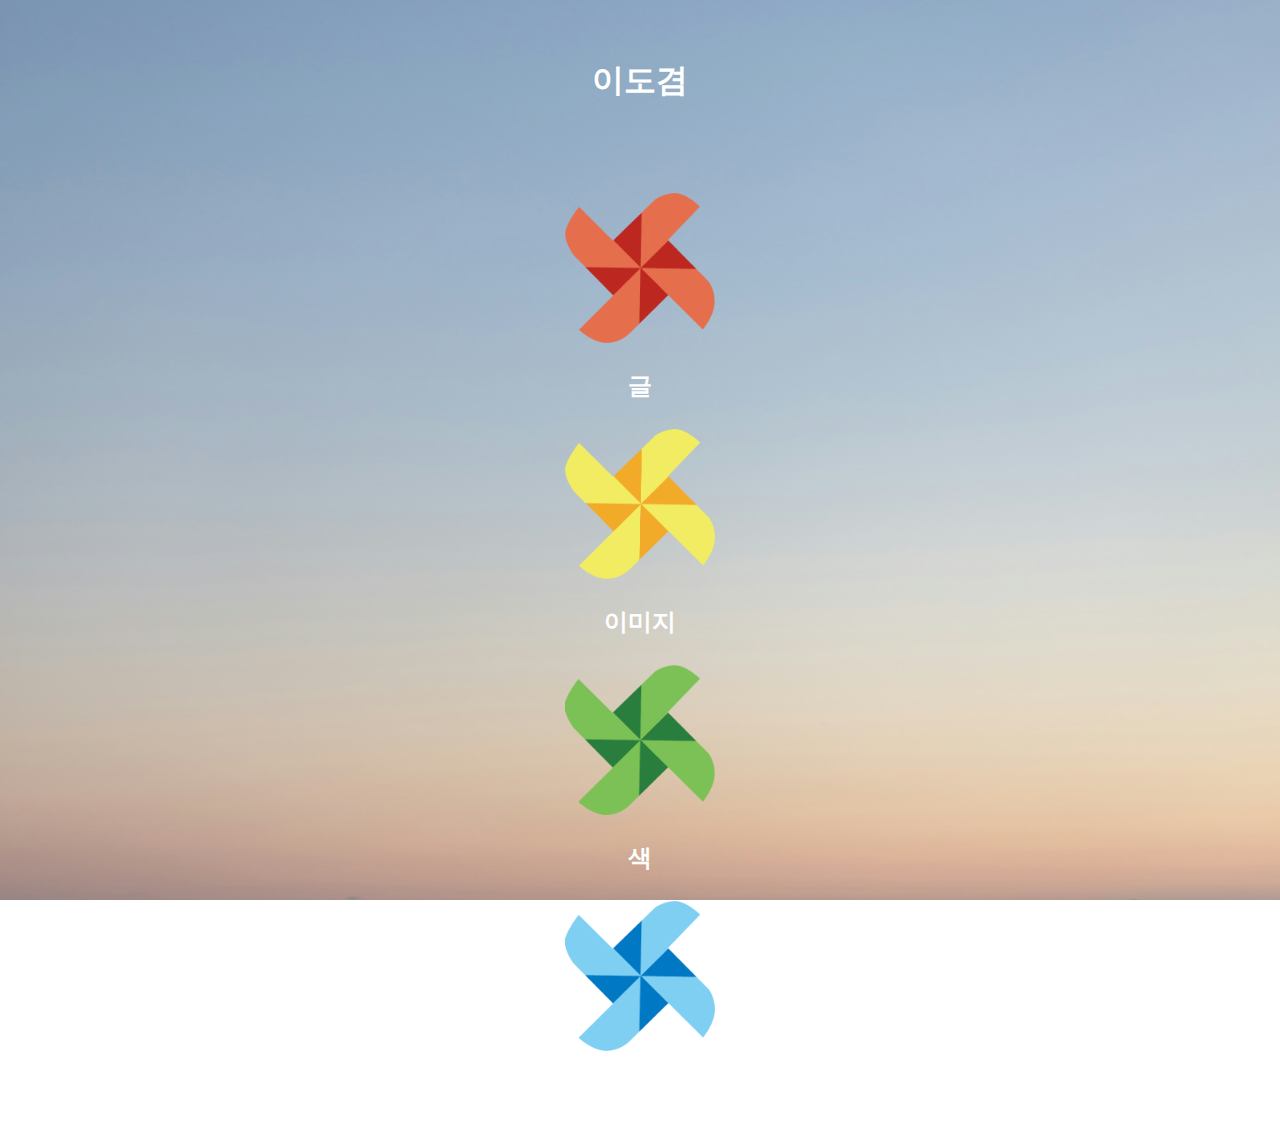
<file: index.html>
<!DOCTYPE html>
<html lang="ko">
	<head>
		<title>이도겸</title>
		<meta charset="UTF-8">
		<meta name="viewport" content="width=device-width, initial-scale=1.0">
		<meta name="keywords" content="배경 이미지">
		<meta name="description" content="배경 이미지를 연습하는 웹사이트입니다.">
		<link rel="stylesheet" href="style.css">
	</head>
	<body>
		<h1>이도겸</h1>
		<ul>
			<li>
				<a href="text.html"><img src="img/a1.png"></a>
				<h2>글</h2>
			</li>
			<li>
				<a href="image.html"><img src="img/b1.png"></a>
				<h2>이미지</h2>
			</li>
			<li>
				<a href="color.html"><img src="img/c1.png"></a>
				<h2>색</h2>
			</li>
			<li>
				<a href="form.html"><img src="img/d1.png"></a>
				<h2>형태</h2>
			</li>
		</ul>
	</body>
</html>
</file>
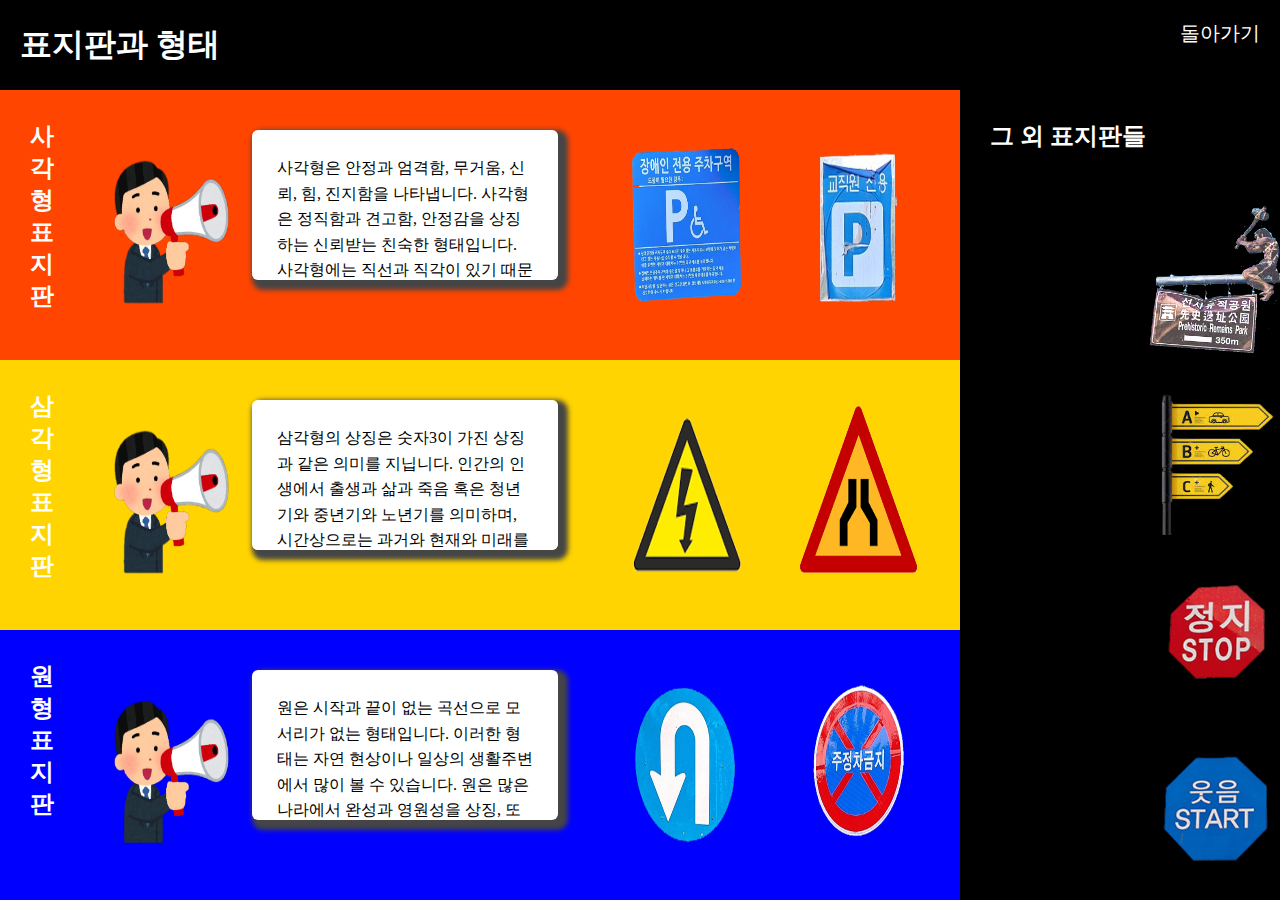
<file: form.html>
<!DOCTYPE html>
<html lang="ko">
	<head>
		<title>형태 분석</title>
		<meta charset="UTF-8">
		<meta name="viewport" content="width=device-width, initial-scale=1.0">
		<meta name="keywords" content="형태, 분석">
		<meta name="description" content="형태를 분석하는 글입니다.">
		<link rel="stylesheet" href="styleee.css">
	</head>
	<body>
		<header>
			<h1>표지판과 형태</h1>
			<p class="a"><a href="index.html">돌아가기</a></p>
		</header>
		<div class="rr">
		<div>
			<article class="a1">
				<h2>사각형 표지판</h2>
				<section>
					<img class="aaa" src="img/ch.png">
					<p>사각형은 안정과 엄격함, 무거움, 신뢰, 힘, 진지함을 나타냅니다. 사각형은 정직함과 견고함, 안정감을 상징하는 신뢰받는 친숙한 형태입니다. 사각형에는 직선과 직각이 있기 때문에 매우 수학적이고 균형 잡힌 느낌을 줍니다. 이런 모양은 합리적이고 실용적이며 적합성을 지닙니다.</p>
					<img src="img/cc.png">
					<img src="img/dd.png">
					<img src="img/oo.png">
					<img src="img/pp.png">
					<p>사각형 표지판은 대체로 주차와 관련된 내용을 알릴 때 사용됩니다.</p>
				</section>
			</article>
			<article class="a2">
				<h2>삼각형 표지판</h2>
				<section>
					<img class="aaa" src="img/ch.png">
					<p>삼각형의 상징은 숫자3이 가진 상징과 같은 의미를 지닙니다. 인간의 인생에서 출생과 삶과 죽음 혹은 청년기와 중년기와 노년기를 의미하며, 시간상으로는 과거와 현재와 미래를 연결합니다. 이러한 점에서 삼각형은 역동성을 지니고 있으며, 그러한 역동성에서도 균형을 이루는 능력이 있습니다.</p>
					<img src="img/kk.png">
					<img src="img/ll.png">
					<img src="img/mm.png">
					<img src="img/nn.png">
					<p>사각형 표지판은 대체로 언덕이나 벼락, 속도와 관련된 내용을 알릴 때 사용됩니다. 상승과 하락에 맞춰 삼각형의 방향도 달라집니다. </p>
				</section>
			</article>
			<article class="a3">
				<h2>원형 표지판</h2>
				<section>
					<img class="aaa" src="img/ch.png">
					<p>원은 시작과 끝이 없는 곡선으로 모서리가 없는 형태입니다. 이러한 형태는 자연 현상이나 일상의 생활주변에서 많이 볼 수 있습니다. 원은 많은 나라에서 완성과 영원성을 상징, 또한 모든 것을 감싸는 것과 연관하여 어머니의 상징이기도 합니다.</p>
					<img src="img/aa.png">
					<img src="img/bb.png">
					<img src="img/ee.png">
					<img src="img/ff.png">
					<img src="img/gg.png">
					<img src="img/hh.png">
					<img src="img/ii.png">
					<img src="img/jj.png">
					<p>원형 표지판은 대체로 금지, 혹은 안전과 관련된 내용을 알릴 때 사용됩니다.</p>
				</section>
			</article>
		</div>
		<div class="div">
			<h2>그 외 표지판들</h2>
			<img class="bbb" src="img/etc.png">
			<img class="bbb" src="img/etc2.png">
			<img class="bbb" src="img/qq.png">
			<img class="bbb" src="img/rr.png">
		</div>
		</div>
	</body>
</html>
</file>
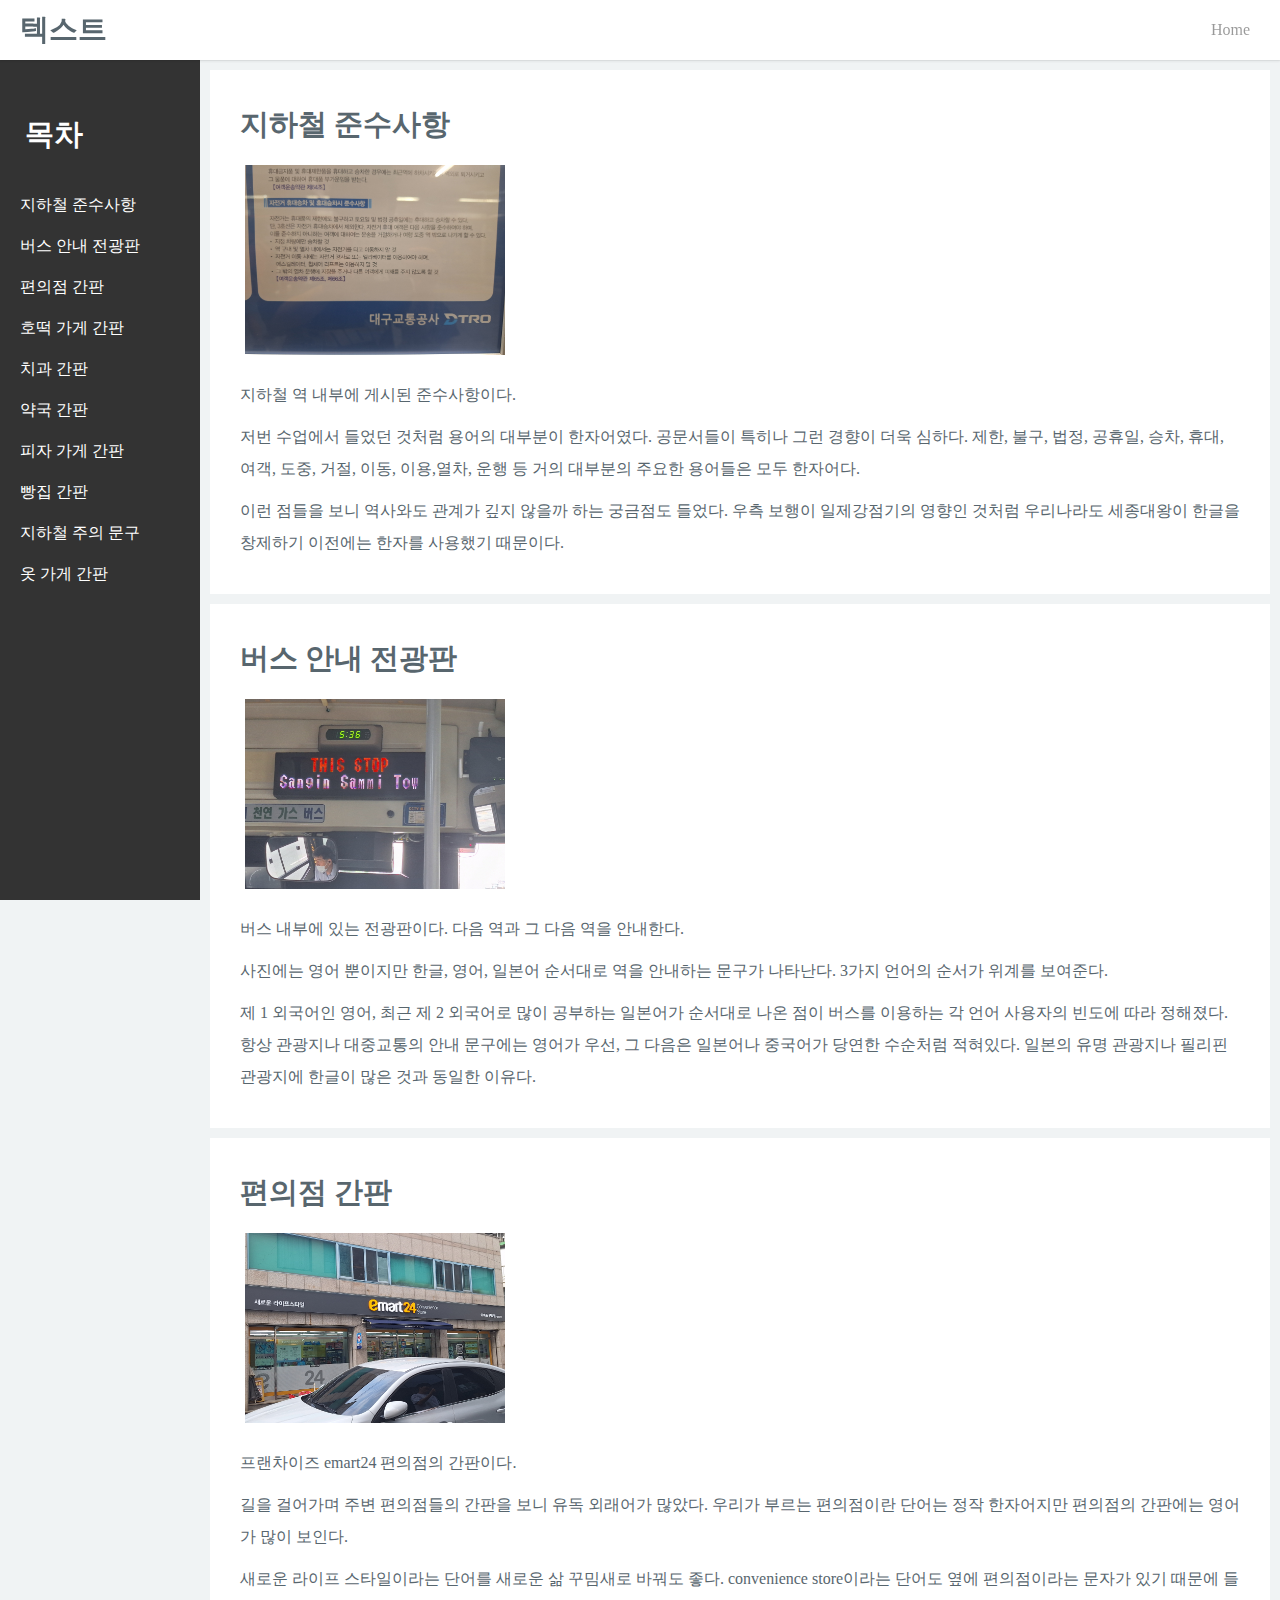
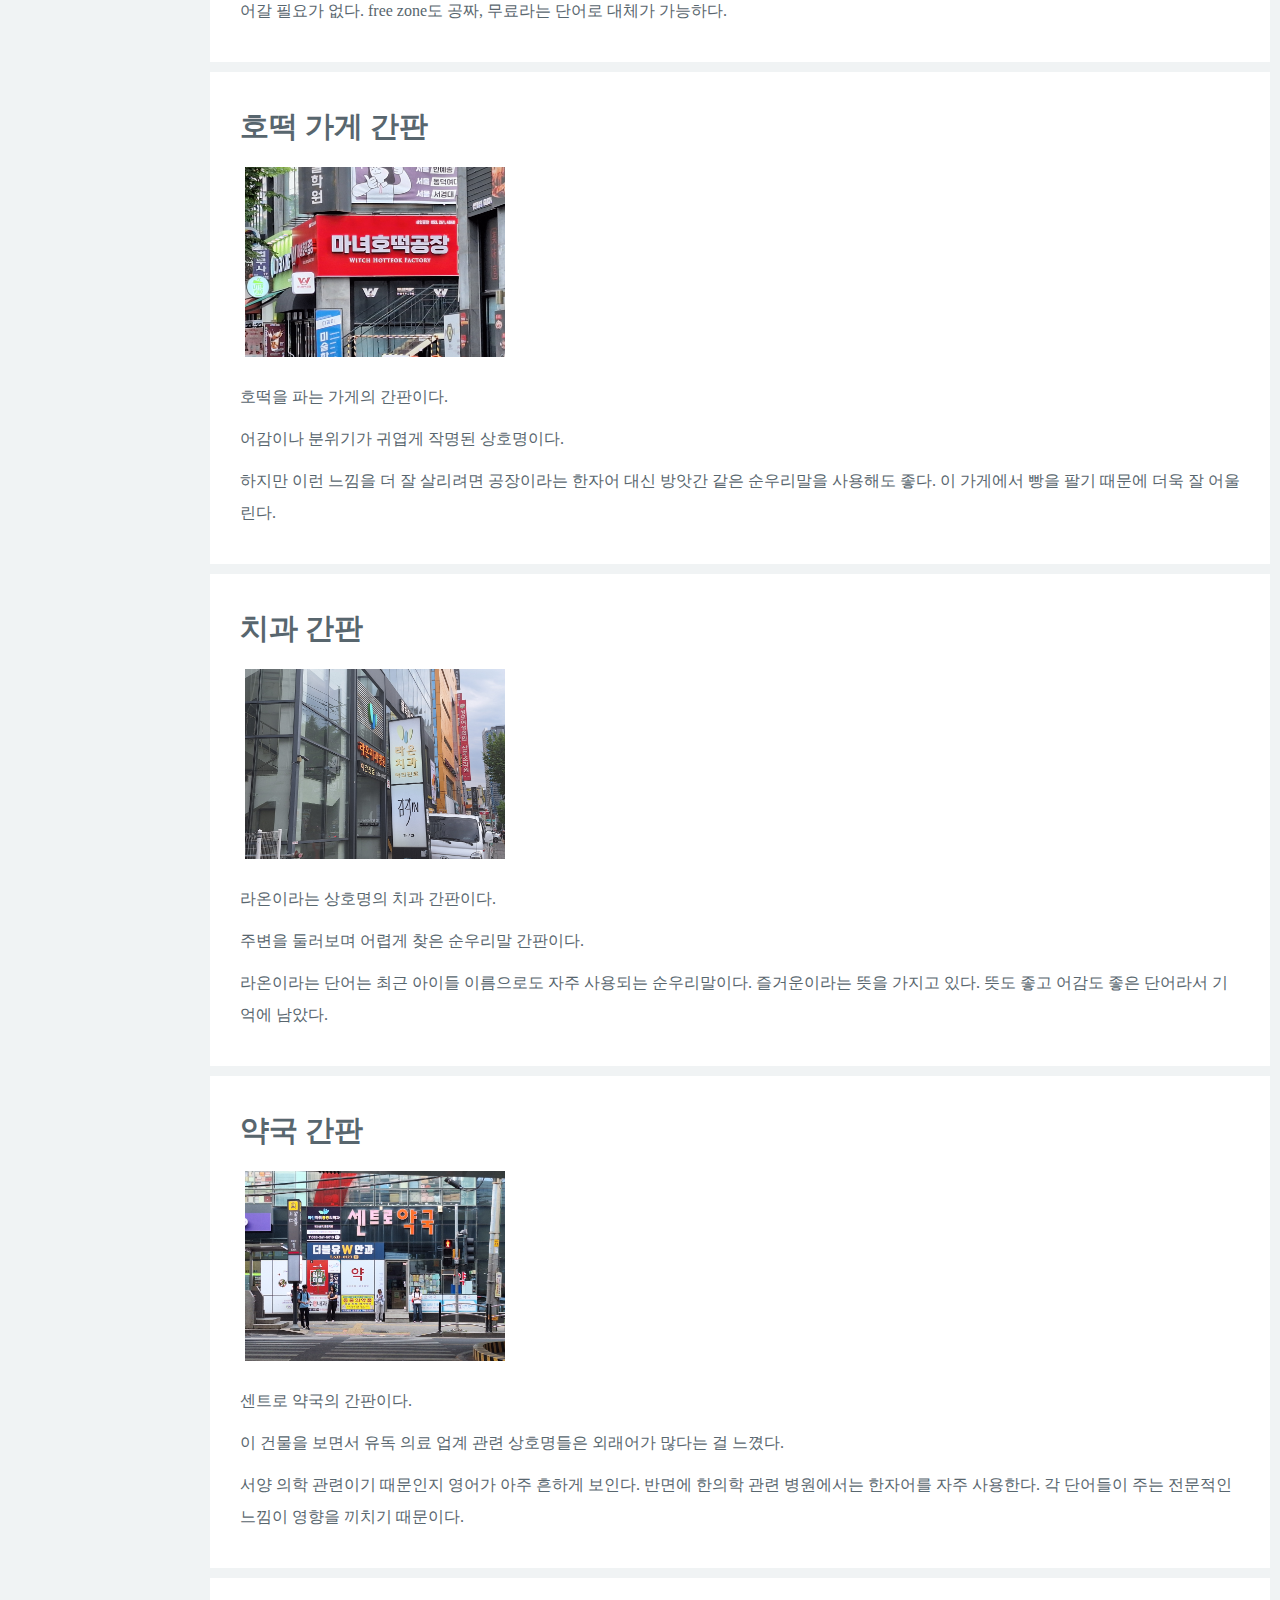
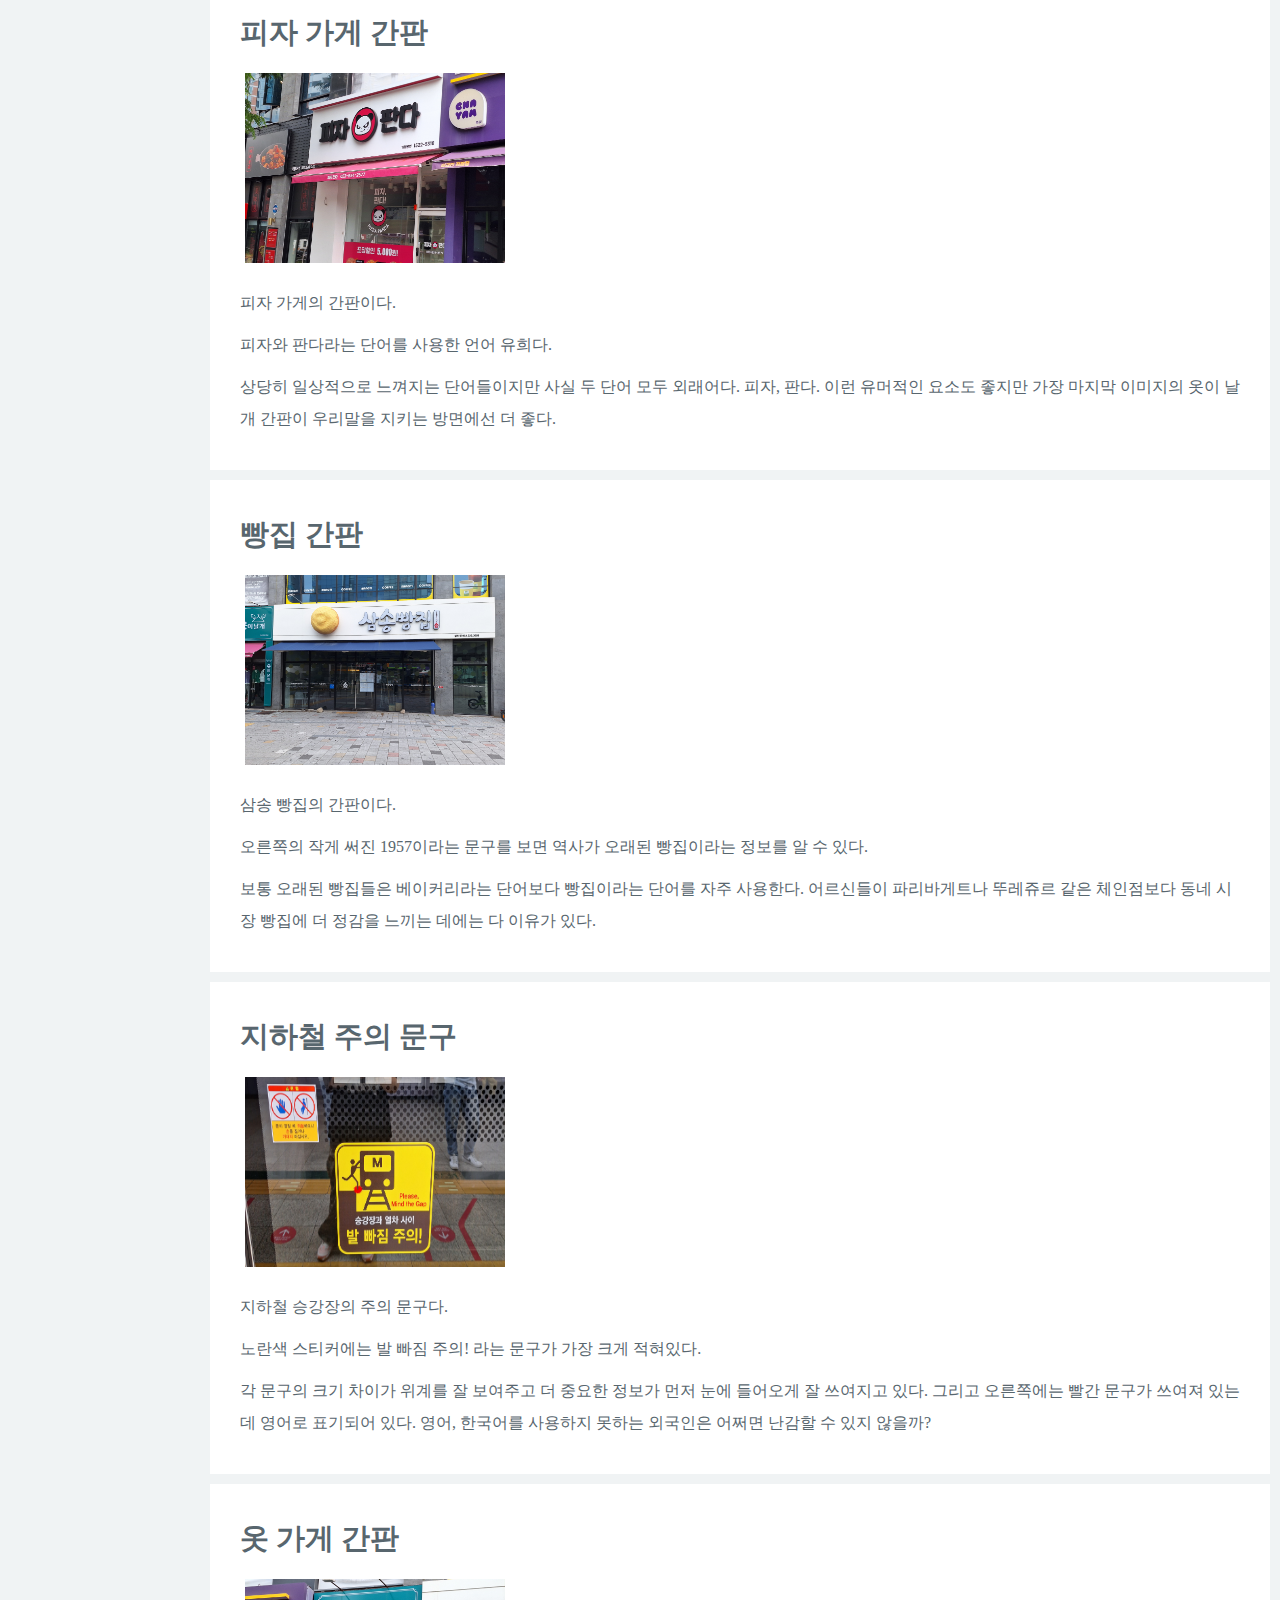
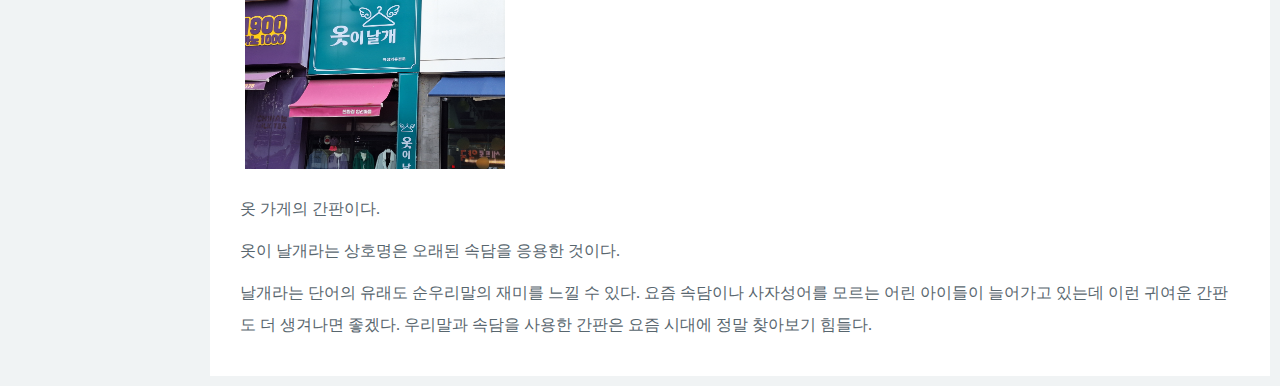
<file: text.html>
<!DOCTYPE html>
<html lang="ko">
  <head>
    <title></title>
    <meta charset="UTF-8">
    <meta name="viewport" content="width=device-width, initial-scale=1.0">
    <meta name="keywords" content="">
    <meta name="description" content="">
    <link rel="stylesheet" href="style1.css">
  </head>
  <body>
    <div id="wrap">
      <header>
        <nav>
          <h1 class="dr2">텍스트</h1>
          <ul class="nav-items">
            <li><a class="dr1" href="index.html">Home</a></li>
          </ul>
        </nav>
      </header>
      <div id="content-wrap">
        <aside>
          <h1>목차</h1>
          <ul>
            <li><a href="#bicycle">지하철 준수사항</a></li>
            <li><a href="#bus">버스 안내 전광판</a></li>
            <li><a href="#emart">편의점 간판</a></li>
            <li><a href="#factory">호떡 가게 간판</a></li>
            <li><a href="#laon">치과 간판</a></li>
            <li><a href="#medical">약국 간판</a></li>
            <li><a href="#panda">피자 가게 간판</a></li>
            <li><a href="#samsong">빵집 간판</a></li>
            <li><a href="#subway">지하철 주의 문구</a></li>
            <li><a href="#wing">옷 가게 간판</a></li>
          </ul>
        </aside>
        <section>
          <article id="bicycle">
            <h1>지하철 준수사항</h1>
            <img src="img/bicycle.jpg">
            <p>지하철 역 내부에 게시된 준수사항이다.</p>
            <p>저번 수업에서 들었던 것처럼 용어의 대부분이 한자어였다. 공문서들이 특히나 그런 경향이 더욱 심하다. 제한, 불구, 법정, 공휴일, 승차, 휴대, 여객, 도중, 거절, 이동, 이용,열차, 운행 등 거의 대부분의 주요한 용어들은 모두 한자어다.</p>
            <p>이런 점들을 보니 역사와도 관계가 깊지 않을까 하는 궁금점도 들었다. 우측 보행이 일제강점기의 영향인 것처럼 우리나라도 세종대왕이 한글을 창제하기 이전에는 한자를 사용했기 때문이다.</p>
          </article>
          <article id="bus">
            <h1>버스 안내 전광판</h1>
            <img src="img/bus.jpg">
            <p>버스 내부에 있는 전광판이다. 다음 역과 그 다음 역을 안내한다.</p>
            <p>사진에는 영어 뿐이지만 한글, 영어, 일본어 순서대로 역을 안내하는 문구가 나타난다. 3가지 언어의 순서가 위계를 보여준다.</p>
            <p>제 1 외국어인 영어, 최근 제 2 외국어로 많이 공부하는 일본어가 순서대로 나온 점이 버스를 이용하는 각 언어 사용자의 빈도에 따라 정해졌다. 항상 관광지나 대중교통의 안내 문구에는 영어가 우선, 그 다음은 일본어나 중국어가 당연한 수순처럼 적혀있다. 일본의 유명 관광지나 필리핀 관광지에 한글이 많은 것과 동일한 이유다.</p>
          </article>
          <article id="emart">
            <h1>편의점 간판</h1>
            <img src="img/emart.jpg">
            <p>프랜차이즈 emart24 편의점의 간판이다.</p>
            <p>길을 걸어가며 주변 편의점들의 간판을 보니 유독 외래어가 많았다. 우리가 부르는 편의점이란 단어는 정작 한자어지만 편의점의 간판에는 영어가 많이 보인다.</p>
            <p>새로운 라이프 스타일이라는 단어를 새로운 삶 꾸밈새로 바꿔도 좋다. convenience store이라는 단어도 옆에 편의점이라는 문자가 있기 때문에 들어갈 필요가 없다. free zone도 공짜, 무료라는 단어로 대체가 가능하다.</p>
          </article>
          <article id="factory">
            <h1>호떡 가게 간판</h1>
            <img src="img/factory.jpg">
            <p>호떡을 파는 가게의 간판이다.</p>
            <p>어감이나 분위기가 귀엽게 작명된 상호명이다.</p>
            <p>하지만 이런 느낌을 더 잘 살리려면 공장이라는 한자어 대신 방앗간 같은 순우리말을 사용해도 좋다. 이 가게에서 빵을 팔기 때문에 더욱 잘 어울린다.</p>
          </article>
          <article id="laon">
            <h1>치과 간판</h1>
            <img src="img/laon.jpg">
            <p>라온이라는 상호명의 치과 간판이다.</p>
            <p>주변을 둘러보며 어렵게 찾은 순우리말 간판이다.</p>
            <p>라온이라는 단어는 최근 아이들 이름으로도 자주 사용되는 순우리말이다. 즐거운이라는 뜻을 가지고 있다. 뜻도 좋고 어감도 좋은 단어라서 기억에 남았다.</p>
          </article>
          <article id="medical">
            <h1>약국 간판</h1>
            <img src="img/medical.jpg">
            <p>센트로 약국의 간판이다.</p>
            <p>이 건물을 보면서 유독 의료 업계 관련 상호명들은 외래어가 많다는 걸 느꼈다.</p>
            <p>서양 의학 관련이기 때문인지 영어가 아주 흔하게 보인다. 반면에 한의학 관련 병원에서는 한자어를 자주 사용한다. 각 단어들이 주는 전문적인 느낌이 영향을 끼치기 때문이다.</p>
          </article>
          <article id="panda">
            <h1>피자 가게 간판</h1>
            <img src="img/panda.jpg">
            <p>피자 가게의 간판이다.</p>
            <p>피자와 판다라는 단어를 사용한 언어 유희다.</p>
            <p>상당히 일상적으로 느껴지는 단어들이지만 사실 두 단어 모두 외래어다. 피자, 판다. 이런 유머적인 요소도 좋지만 가장 마지막 이미지의 옷이 날개 간판이 우리말을 지키는 방면에선 더 좋다.</p>
          </article>
          <article id="samsong">
            <h1>빵집 간판</h1>
            <img src="img/samsong.jpg">
            <p>삼송 빵집의 간판이다.</p>
            <p>오른쪽의 작게 써진 1957이라는 문구를 보면 역사가 오래된 빵집이라는 정보를 알 수 있다.</p>
            <p>보통 오래된 빵집들은 베이커리라는 단어보다 빵집이라는 단어를 자주 사용한다. 어르신들이 파리바게트나 뚜레쥬르 같은 체인점보다 동네 시장 빵집에 더 정감을 느끼는 데에는 다 이유가 있다.</p>
          </article>
          <article id="subway">
            <h1>지하철 주의 문구</h1>
            <img src="img/subway.jpg">
            <p>지하철 승강장의 주의 문구다.</p>
            <p>노란색 스티커에는 발 빠짐 주의! 라는 문구가 가장 크게 적혀있다.</p>
            <p>각 문구의 크기 차이가 위계를 잘 보여주고 더 중요한 정보가 먼저 눈에 들어오게 잘 쓰여지고 있다. 그리고 오른쪽에는 빨간 문구가 쓰여져 있는데 영어로 표기되어 있다. 영어, 한국어를 사용하지 못하는 외국인은 어쩌면 난감할 수 있지 않을까?</p>
          </article>
          <article id="wing">
            <h1>옷 가게 간판</h1>
            <img src="img/wing.jpg">
            <p>옷 가게의 간판이다.</p>
            <p>옷이 날개라는 상호명은 오래된 속담을 응용한 것이다.</p>
            <p>날개라는 단어의 유래도 순우리말의 재미를 느낄 수 있다. 요즘 속담이나 사자성어를 모르는 어린 아이들이 늘어가고 있는데 이런 귀여운 간판도 더 생겨나면 좋겠다. 우리말과 속담을 사용한 간판은 요즘 시대에 정말 찾아보기 힘들다.</p>
          </article>
        </section>
      </div>
    </div>
  </body>
</html>
</file>
<file: style.css>
* {
	margin: 0;
	padding: 0;
}

body {
	background-image: url("img/sky.jpg");
	background-repeat: no-repeat;
	background-attachment: fixed;
	background-position: center;
	background-size: 100vw auto;
}

h1 {
	color: white;
	text-align: center;
	margin-bottom: 25vh;
	margin-top: 6.5vh;
}

ul {
	list-style: none;
	display: flex;
	justify-content: space-evenly;
	align-items: center;
}

img {
	display: flex;
	justify-content: center;
	align-items:  center ;
	width: 150px;
	height: 150px;
	transition: all ease 1s;
}

img:hover {
	transform: rotate(720deg);
}

h2 {
	margin-top: 3vh;
	margin-bottom: 3vh;
	color: white;
	text-align: center;
}

@media screen and (max-aspect-ratio: 5114/3409) {
	body {
		background-size: auto 100vh;
	}
	ul {
		display: flex;
		flex-direction: column;
	}
	h1 {
		margin-bottom: 10vh;
	}
}
</file>
<file: styleee.css>
* {
	padding: 0;
	margin: 0;
}

header {
	height: 10vh;
	background-color: black;
	color: white;
	display: flex;
	align-items: center;
	padding-left: 20px;
	padding-right: 20px;
}

.a {
	position: absolute;
	right: 0;
	top: 0;
	font-size: 20px;
	padding: 20px;
}

a {
	text-decoration-line: none;
	color: white;
}

div:not(.rr) {
	display: flex;
	flex-direction: column;
}

.rr {
	display: flex;
	flex-direction: row;
}

article {
	width: 75vw;
	height: 30vh;
	overflow: scroll;
	display: flex;
	flex-direction: row;
}

section {
	display: flex;
	flex-direction: row;
}

p:not(.a) {
	width: 20vw;
	height: auto;
	padding: 25px;
	margin-left: 1vw;
	background-color: white;
	margin-top: 40px;
	margin-right: 40px;
	border-radius: 6px;
	margin-bottom: 80px;
	box-shadow: 5px 5px 5px 5px #454545;
	line-height: 1.6;
	overflow: auto;
}

.div {
	width: 25vw;
	height: 90vh;
	overflow: scroll;
	display: flex;
	flex-direction: row;
	background-color: black;
}

.a1 {
	background-color: orangered;
}

.a2 {
	background-color: #ffd400;
}

.a3 {
	background-color: blue;
}

.aaa {
	width: 9vw;
	height: 16vh;
	margin-left: 20px;
	margin-top: 60px;
	margin-bottom: 80px;
}

img {
	width: 12vw;
	height: auto;
	padding: 10px;
}

h2 {
	color: white;
	padding: 30px;
}

.bbb {
	padding-left: 180px;
}

@media (max-width: 900px) {
	.rr {
		display: flex;
		flex-direction: column;
	}

	article {
		width: 100vw;
		height: auto;
		display: flex;
		flex-direction: column;
		overflow: hidden;
	}

	section {
		display: flex;
		flex-direction: column;
		margin-left: 10vw;
	}

	p:not(.a) {
		width: 50vw;
		height: auto;
		overflow: auto;
		padding: 25px;
		margin-left: 1vw;
		background-color: white;
		margin-top: 40px;
		border-radius: 6px;
		margin-bottom: 80px;
		box-shadow: 5px 5px 5px 5px #454545;
	}

	h1 {
		width: 100vw;
	}

	.aaa {
		width: 25vw;
		height: auto;
		margin-left: 20px;
		margin-top: 60px;
		margin-bottom: 0px;
	}

	img {
		width: 50vw;
		height: auto;
		padding: 10px;
	}

	.div {
		width: 100vw;
		height: auto;
		display: flex;
		flex-direction: column;
		overflow: hidden;
	}

	body {
		overflow-x: hidden;
	}
</file>
<file: style1.css>
* {
  margin: 0; padding: 0;
  box-sizing: border-box;
}

body {
  color: #58666e;
  background-color: #f0f3f4;
}

img {
  width: 280px;
  height: 210px;
  padding: 10px;
}

li { 
  list-style: none; 
}

a { 
  text-decoration: none; 
}

h1, h2, h3, h4, h5, h6, p {
  margin: 10px 5px;
}

h1 { 
  font-size: 1.8em; 
}

#wrap {
  width: 100%;
  margin-top: 60px;
}

header {
  position: fixed;
  top: 0;
  width: 100%;
  height: 60px;
  z-index: 2000;
  background-color: #fff;
  box-shadow: 0 2px 2px rgba(0, 0, 0, 0.05), 0 1px 0 rgba(0, 0, 0, 0.05);
}

nav {
    display: flex;
    flex-direction: row;
}

p {
  line-height: 2;
}

.nav-items {
  margin-right: 20px;
}

.dr1 {
  display: flex;
  float: right;
  position: absolute;
  right: 0px;
}

.dr2 {
  margin-left: 20px;
}

.nav-items > li {
  display: flex;
  float: right;
}

.nav-items > li > a {
  line-height: 60px;
  padding: 0 30px;
  color: rgba(0, 0, 0, 0.4);
}

.nav-items > li > a:hover {
  color: rgba(0, 0, 0, 0.8);
}

#content-wrap:after {
  content: "";
  display: block;
  clear: both;
}

aside {
  position: fixed;
  top: 60px;
  bottom: 0;
  width: 200px;
  padding-top: 25px;
  background-color: #333;
}

aside > ul {
  width: 200px;
}

aside > ul > li > a {
  display: block;
  color: #fff;
  padding: 10px 0 10px 20px;
}

aside > ul > li > a:hover {
  background-color: #555;
}

aside > h1 {
  padding: 20px 0 20px 20px;
  color: #fff;
}

section {
  float: right;
  margin-left: 200px;
}

article {
  margin: 10px;
  padding: 25px;
  background-color: white;
}

@media (max-width: 900px) {
  aside {
  position: fixed;
  top: 60px;
  bottom: 0;
  width: 160px;
  padding-top: 25px;
  background-color: #333;
  }
}
</file>
